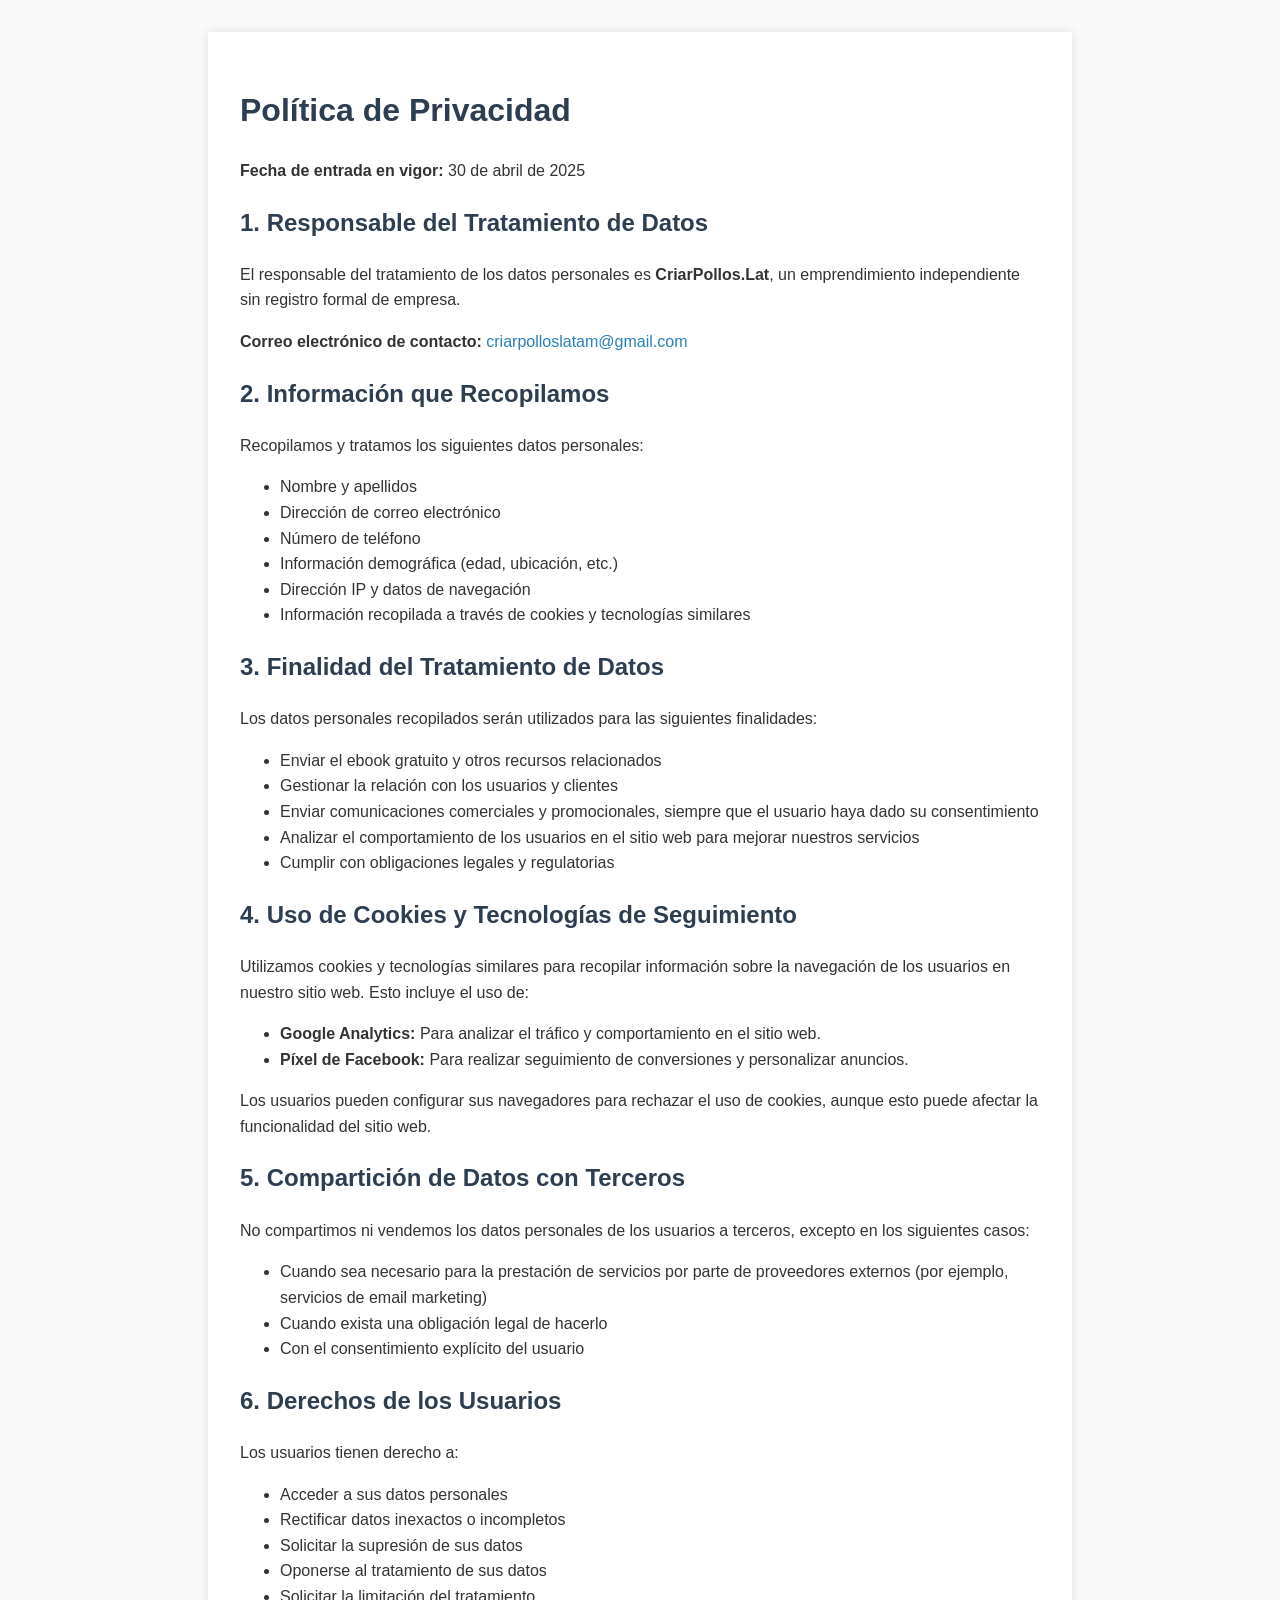
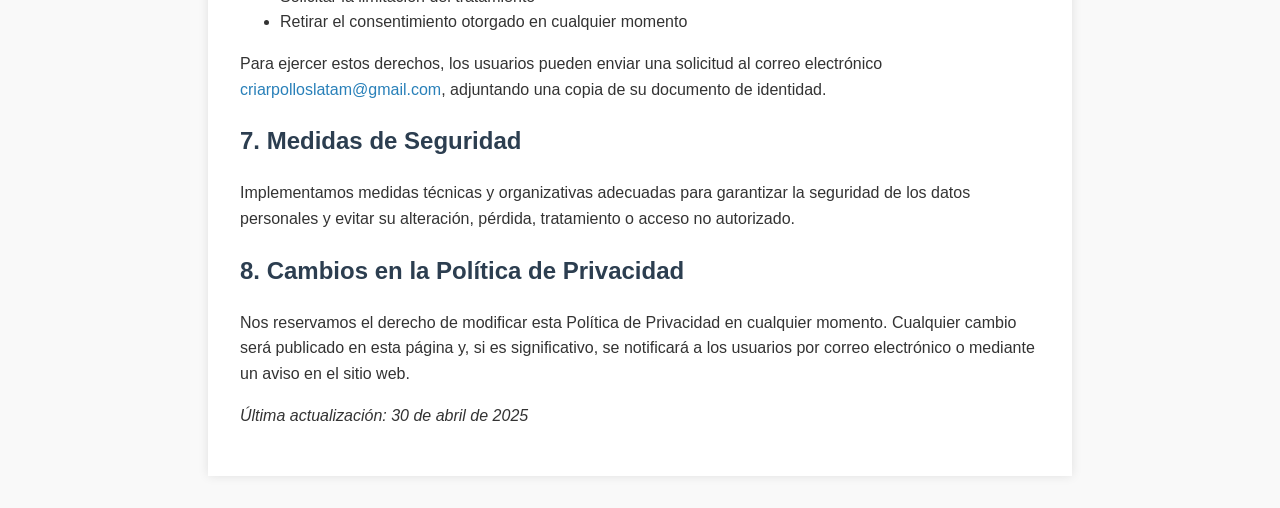
<file: policy.html>
<!DOCTYPE html>
<html lang="es">
<head>
    <meta charset="UTF-8">
    <meta name="viewport" content="width=device-width, initial-scale=1.0">
    <title>Política de Privacidad - CriarPollos.Lat</title>
    <style>
        body {
            font-family: Arial, sans-serif;
            margin: 2em;
            line-height: 1.6;
            background-color: #f9f9f9;
            color: #333;
        }
        h1, h2 {
            color: #2c3e50;
        }
        a {
            color: #2980b9;
            text-decoration: none;
        }
        a:hover {
            text-decoration: underline;
        }
        .container {
            max-width: 800px;
            margin: auto;
            background-color: #fff;
            padding: 2em;
            box-shadow: 0 0 10px rgba(0,0,0,0.1);
        }
    </style>
</head>
<body>
    <div class="container">
        <h1>Política de Privacidad</h1>
        <p><strong>Fecha de entrada en vigor:</strong> 30 de abril de 2025</p>

        <h2>1. Responsable del Tratamiento de Datos</h2>
        <p>El responsable del tratamiento de los datos personales es <strong>CriarPollos.Lat</strong>, un emprendimiento independiente sin registro formal de empresa.</p>
        <p><strong>Correo electrónico de contacto:</strong> <a href="mailto:criarpolloslatam@gmail.com">criarpolloslatam@gmail.com</a></p>

        <h2>2. Información que Recopilamos</h2>
        <p>Recopilamos y tratamos los siguientes datos personales:</p>
        <ul>
            <li>Nombre y apellidos</li>
            <li>Dirección de correo electrónico</li>
            <li>Número de teléfono</li>
            <li>Información demográfica (edad, ubicación, etc.)</li>
            <li>Dirección IP y datos de navegación</li>
            <li>Información recopilada a través de cookies y tecnologías similares</li>
        </ul>

        <h2>3. Finalidad del Tratamiento de Datos</h2>
        <p>Los datos personales recopilados serán utilizados para las siguientes finalidades:</p>
        <ul>
            <li>Enviar el ebook gratuito y otros recursos relacionados</li>
            <li>Gestionar la relación con los usuarios y clientes</li>
            <li>Enviar comunicaciones comerciales y promocionales, siempre que el usuario haya dado su consentimiento</li>
            <li>Analizar el comportamiento de los usuarios en el sitio web para mejorar nuestros servicios</li>
            <li>Cumplir con obligaciones legales y regulatorias</li>
        </ul>

        <h2>4. Uso de Cookies y Tecnologías de Seguimiento</h2>
        <p>Utilizamos cookies y tecnologías similares para recopilar información sobre la navegación de los usuarios en nuestro sitio web. Esto incluye el uso de:</p>
        <ul>
            <li><strong>Google Analytics:</strong> Para analizar el tráfico y comportamiento en el sitio web.</li>
            <li><strong>Píxel de Facebook:</strong> Para realizar seguimiento de conversiones y personalizar anuncios.</li>
        </ul>
        <p>Los usuarios pueden configurar sus navegadores para rechazar el uso de cookies, aunque esto puede afectar la funcionalidad del sitio web.</p>

        <h2>5. Compartición de Datos con Terceros</h2>
        <p>No compartimos ni vendemos los datos personales de los usuarios a terceros, excepto en los siguientes casos:</p>
        <ul>
            <li>Cuando sea necesario para la prestación de servicios por parte de proveedores externos (por ejemplo, servicios de email marketing)</li>
            <li>Cuando exista una obligación legal de hacerlo</li>
            <li>Con el consentimiento explícito del usuario</li>
        </ul>

        <h2>6. Derechos de los Usuarios</h2>
        <p>Los usuarios tienen derecho a:</p>
        <ul>
            <li>Acceder a sus datos personales</li>
            <li>Rectificar datos inexactos o incompletos</li>
            <li>Solicitar la supresión de sus datos</li>
            <li>Oponerse al tratamiento de sus datos</li>
            <li>Solicitar la limitación del tratamiento</li>
            <li>Retirar el consentimiento otorgado en cualquier momento</li>
        </ul>
        <p>Para ejercer estos derechos, los usuarios pueden enviar una solicitud al correo electrónico <a href="mailto:criarpolloslatam@gmail.com">criarpolloslatam@gmail.com</a>, adjuntando una copia de su documento de identidad.</p>

        <h2>7. Medidas de Seguridad</h2>
        <p>Implementamos medidas técnicas y organizativas adecuadas para garantizar la seguridad de los datos personales y evitar su alteración, pérdida, tratamiento o acceso no autorizado.</p>

        <h2>8. Cambios en la Política de Privacidad</h2>
        <p>Nos reservamos el derecho de modificar esta Política de Privacidad en cualquier momento. Cualquier cambio será publicado en esta página y, si es significativo, se notificará a los usuarios por correo electrónico o mediante un aviso en el sitio web.</p>

        <p><em>Última actualización: 30 de abril de 2025</em></p>
    </div>
</body>
</html>
</file>
